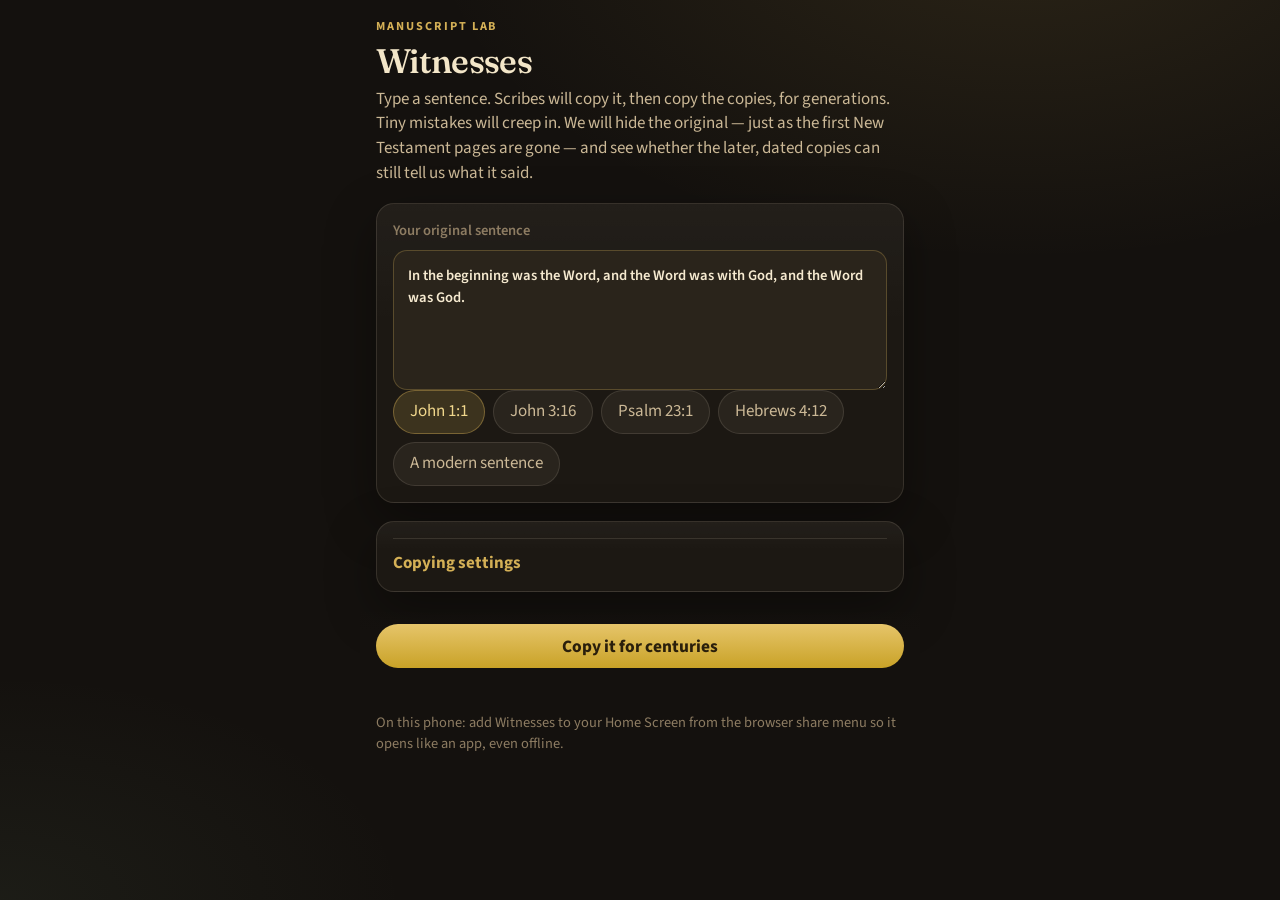
<file: index.html>
<!DOCTYPE html>
<html lang="en">
  <head>
    <meta charset="utf-8" />
    <meta name="viewport" content="width=device-width, initial-scale=1, viewport-fit=cover" />
    <meta name="theme-color" content="#14110e" />
    <meta name="mobile-web-app-capable" content="yes" />
    <meta name="apple-mobile-web-app-capable" content="yes" />
    <meta name="apple-mobile-web-app-status-bar-style" content="black-translucent" />
    <meta
      name="description"
      content="Type a sentence, watch generations of scribes copy it with tiny errors, hide the earliest copies, and try to recover the original — a phone lab for biblical textual reliability."
    />
    <title>Witnesses — recover the original text</title>
    <link rel="manifest" href="./manifest.webmanifest" />
    <link rel="icon" href="./icons/icon.svg" type="image/svg+xml" />
    <link rel="apple-touch-icon" href="./icons/apple-touch-icon.png" />
    <link rel="preconnect" href="https://fonts.googleapis.com" />
    <link rel="preconnect" href="https://fonts.gstatic.com" crossorigin />
    <link
      href="https://fonts.googleapis.com/css2?family=Fraunces:opsz,wght@9..144,500;9..144,620&family=Source+Sans+3:wght@400;600;700&display=swap"
      rel="stylesheet"
    />
    <link rel="stylesheet" href="./styles.css" />
  </head>
  <body>
    <main>
      <section class="screen active" data-screen="compose">
        <header class="masthead">
          <p class="kicker">Manuscript lab</p>
          <h1>Witnesses</h1>
          <p class="lede">
            Type a sentence. Scribes will copy it, then copy the copies, for generations. Tiny
            mistakes will creep in. We will hide the original — just as the first New Testament
            pages are gone — and see whether the later, dated copies can still tell us what it said.
          </p>
        </header>

        <div class="panel">
          <label class="field">
            Your original sentence
            <textarea id="original" maxlength="280" placeholder="Write one sentence…"></textarea>
          </label>
          <div id="samples" class="chips" aria-label="Sample sentences"></div>
        </div>

        <div class="panel">
          <details class="more">
            <summary>Copying settings</summary>
            <div class="settings" style="margin-top: 14px">
              <label>
                Generations
                <select id="generations">
                  <option value="5">5</option>
                  <option value="6" selected>6</option>
                  <option value="7">7</option>
                </select>
              </label>
              <label>
                Hide first
                <select id="hideGenerations">
                  <option value="1">1 generation</option>
                  <option value="2" selected>2 generations</option>
                </select>
              </label>
              <label>
                Scribes
                <select id="care">
                  <option value="careful" selected>Careful</option>
                  <option value="typical">Typical</option>
                  <option value="sloppy">Sloppy</option>
                </select>
              </label>
              <label>
                First year
                <input id="startYear" type="number" value="60" min="-900" max="1800" />
              </label>
            </div>
          </details>
        </div>

        <div class="sticky-actions">
          <button id="copyBtn" class="primary" type="button">Copy it for centuries</button>
        </div>
        <p class="install-tip">
          On this phone: add Witnesses to your Home Screen from the browser share menu so it opens
          like an app, even offline.
        </p>
      </section>

      <section class="screen" data-screen="copying">
        <header class="masthead">
          <p class="kicker">Transmission</p>
          <h1 id="copyStatus">Scribes are copying…</h1>
          <p class="lede">Each generation is dated. Errors stay small and are not all the same.</p>
        </header>
        <div id="copyStats" class="stat-grid"></div>
        <div id="copyLog" class="log" aria-live="polite"></div>
        <button id="skipCopyBtn" class="secondary" type="button">Skip to the survivors</button>
      </section>

      <section class="screen" data-screen="study">
        <header class="masthead">
          <p class="kicker">Surviving witnesses</p>
          <h2>Piece the original back together</h2>
        </header>
        <div id="hiddenNote" class="hidden-note"></div>
        <div id="studyStats" class="stat-grid"></div>
        <p class="hint">Rust-colored words differ from the working reconstruction.</p>
        <div id="tabs" class="tabs">
          <button class="tab active" data-tab="witnesses" type="button">Copies</button>
          <button class="tab" data-tab="readings" type="button">Variants</button>
          <button class="tab" data-tab="tree" type="button">Evolution</button>
          <button class="tab" data-tab="reconstruct" type="button">Reconstruct</button>
        </div>
        <div id="panel-witnesses" class="panel"></div>
        <div id="panel-readings" class="panel" hidden></div>
        <div id="panel-tree" class="panel" hidden></div>
        <div id="panel-reconstruct" class="panel" hidden>
          <p class="hint">Tap a reading for each word, or type the sentence you think was first.</p>
          <div id="assembler" class="assemble"></div>
          <label class="field" style="margin-top: 14px">
            Your reconstruction
            <textarea id="guess" maxlength="320" placeholder="What did the original say?"></textarea>
          </label>
          <div class="row">
            <button id="useScholar" class="ghost" type="button">Use dated majority</button>
            <button id="useMajority" class="ghost" type="button">Use most copies</button>
          </div>
        </div>
        <div class="sticky-actions">
          <div id="selectedWitness" hidden></div>
          <button id="revealBtn" class="primary" type="button">Reveal the original</button>
          <button id="backToCompose" class="ghost" type="button">Start over</button>
        </div>
      </section>

      <section class="screen" data-screen="reveal">
        <header class="masthead">
          <p class="kicker">Autograph revealed</p>
          <h1>How close did we get?</h1>
        </header>
        <div id="revealBody"></div>
        <div class="sticky-actions">
          <button id="againBtn" class="primary" type="button">Try another sentence</button>
          <button id="shareBtn" class="secondary" type="button">Share</button>
        </div>
        <p class="footer-note">A teaching toy, not a critical edition of any biblical book.</p>
      </section>
    </main>
    <script type="module" src="./js/app.js"></script>
  </body>
</html>
</file>
<file: styles.css>
:root {
  --bg: #14110e;
  --bg-2: #1c1813;
  --ink: #f3e6c8;
  --ink-dim: #cbb896;
  --muted: #8d7c62;
  --gold: #d4b056;
  --gold-2: #f0d78c;
  --parchment: #f6ead0;
  --parchment-ink: #2a2116;
  --rust: #c46a4a;
  --sage: #7ea07a;
  --line: rgba(243, 230, 200, 0.12);
  --shadow: 0 18px 50px rgba(0, 0, 0, 0.35);
  --radius: 18px;
  --safe-top: env(safe-area-inset-top, 0px);
  --safe-bottom: env(safe-area-inset-bottom, 0px);
  color-scheme: dark;
}

* {
  box-sizing: border-box;
}

html,
body {
  margin: 0;
  min-height: 100%;
  background:
    radial-gradient(1200px 700px at 80% -10%, rgba(212, 176, 86, 0.12), transparent 50%),
    radial-gradient(900px 500px at 0% 100%, rgba(126, 160, 122, 0.08), transparent 45%),
    var(--bg);
  color: var(--ink);
  font-family: "Source Sans 3", "Segoe UI", system-ui, sans-serif;
  font-size: 17px;
  line-height: 1.45;
}

body {
  min-height: 100dvh;
}

button,
textarea,
input {
  font: inherit;
}

button {
  color: inherit;
}

.screen {
  display: none;
  min-height: 100dvh;
  padding: calc(18px + var(--safe-top)) 16px calc(28px + var(--safe-bottom));
}

.screen.active {
  display: flex;
  flex-direction: column;
  gap: 18px;
}

.masthead {
  display: flex;
  flex-direction: column;
  gap: 6px;
}

.kicker {
  margin: 0;
  color: var(--gold);
  letter-spacing: 0.16em;
  text-transform: uppercase;
  font-size: 0.72rem;
  font-weight: 700;
}

h1,
h2,
h3 {
  font-family: "Fraunces", Georgia, serif;
  font-weight: 560;
  letter-spacing: -0.02em;
  margin: 0;
}

h1 {
  font-size: 2rem;
  line-height: 1.15;
}

h2 {
  font-size: 1.45rem;
}

.lede {
  margin: 0;
  color: var(--ink-dim);
}

.panel {
  background: linear-gradient(180deg, rgba(255, 255, 255, 0.03), transparent 40%), var(--bg-2);
  border: 1px solid var(--line);
  border-radius: var(--radius);
  padding: 16px;
  box-shadow: var(--shadow);
}

label.field {
  display: flex;
  flex-direction: column;
  gap: 8px;
  font-size: 0.86rem;
  color: var(--muted);
  font-weight: 600;
}

textarea#original {
  width: 100%;
  min-height: 140px;
  resize: vertical;
  border: 1px solid rgba(212, 176, 86, 0.28);
  border-radius: 14px;
  background: #2a241b;
  color: var(--parchment);
  padding: 14px;
  line-height: 1.5;
}

.chips {
  display: flex;
  flex-wrap: wrap;
  gap: 8px;
}

.chip,
.tab,
.ghost,
.primary,
.secondary {
  border: 0;
  border-radius: 999px;
  min-height: 44px;
  padding: 0 16px;
  cursor: pointer;
}

.chip,
.tab,
.ghost,
.secondary {
  background: rgba(243, 230, 200, 0.06);
  border: 1px solid var(--line);
  color: var(--ink-dim);
}

.chip.active,
.tab.active {
  background: rgba(212, 176, 86, 0.18);
  color: var(--gold-2);
  border-color: rgba(212, 176, 86, 0.4);
}

.primary {
  background: linear-gradient(180deg, #e6c56a, #c9a227);
  color: #2a1f0b;
  font-weight: 750;
  width: 100%;
  font-size: 1.02rem;
}

.primary:disabled,
.secondary:disabled,
.ghost:disabled {
  opacity: 0.45;
}

.secondary,
.ghost {
  width: 100%;
}

.row {
  display: flex;
  gap: 10px;
}

.row > * {
  flex: 1;
}

.settings {
  display: grid;
  grid-template-columns: 1fr 1fr;
  gap: 12px;
}

.settings label {
  display: flex;
  flex-direction: column;
  gap: 6px;
  font-size: 0.78rem;
  color: var(--muted);
  font-weight: 700;
  letter-spacing: 0.04em;
  text-transform: uppercase;
}

select,
input[type="number"] {
  min-height: 44px;
  border-radius: 12px;
  border: 1px solid var(--line);
  background: #2a241b;
  color: var(--ink);
  padding: 0 12px;
}

details.more {
  border-top: 1px solid var(--line);
  padding-top: 12px;
}

details.more summary {
  cursor: pointer;
  color: var(--gold);
  font-weight: 700;
  list-style: none;
}

details.more summary::-webkit-details-marker {
  display: none;
}

.stat-grid {
  display: grid;
  grid-template-columns: repeat(2, 1fr);
  gap: 10px;
}

.stat {
  padding: 12px;
  border-radius: 14px;
  background: rgba(243, 230, 200, 0.04);
  border: 1px solid var(--line);
}

.stat b {
  display: block;
  font-family: "Fraunces", Georgia, serif;
  font-size: 1.35rem;
}

.stat span {
  color: var(--muted);
  font-size: 0.78rem;
}

.log {
  display: flex;
  flex-direction: column;
  gap: 8px;
  max-height: 42vh;
  overflow: auto;
  -webkit-overflow-scrolling: touch;
}

.log-item {
  display: flex;
  flex-direction: column;
  gap: 2px;
  padding: 10px 12px;
  border-radius: 12px;
  background: rgba(0, 0, 0, 0.18);
  border: 1px solid var(--line);
}

.log-item small {
  color: var(--gold);
  font-weight: 700;
  letter-spacing: 0.04em;
}

.log-item .err {
  color: var(--rust);
}

.tabs {
  display: flex;
  gap: 8px;
  overflow: auto;
  padding-bottom: 2px;
}

.tab {
  flex: 0 0 auto;
}

.ms-list,
.reading-list {
  display: flex;
  flex-direction: column;
  gap: 10px;
}

.gen-block {
  display: flex;
  flex-direction: column;
  gap: 8px;
}

.gen-head {
  display: flex;
  justify-content: space-between;
  align-items: baseline;
  gap: 8px;
  color: var(--ink-dim);
  font-size: 0.86rem;
}

.ms-card,
.reading-card {
  background: var(--parchment);
  color: var(--parchment-ink);
  border-radius: 16px;
  padding: 14px;
  box-shadow: 0 8px 24px rgba(0, 0, 0, 0.22);
}

.ms-meta,
.reading-meta {
  display: flex;
  justify-content: space-between;
  gap: 8px;
  font-size: 0.78rem;
  color: #6d5b3d;
  font-weight: 700;
  letter-spacing: 0.03em;
  text-transform: uppercase;
}

.ms-text,
.reading-text,
.guess-preview {
  font-family: "Fraunces", Georgia, serif;
  font-size: 1.05rem;
  line-height: 1.5;
  margin-top: 8px;
}

.word.same {
  color: #2a2116;
}

.word.diff {
  color: #9a3b24;
  text-decoration: underline;
  text-decoration-thickness: 2px;
  text-underline-offset: 3px;
}

.word.missing {
  color: #9a3b24;
  opacity: 0.7;
}

.evo-toolbar {
  display: flex;
  gap: 8px;
  margin: 10px 0 12px;
}

.evo-tool {
  width: auto;
  min-width: 44px;
  padding: 0 14px;
}

.evo-viewport {
  overflow: hidden;
  border-radius: 14px;
  background: #100e0b;
  border: 1px solid var(--line);
}

.evo-scroll {
  overflow: auto;
  max-height: min(68vh, 560px);
  -webkit-overflow-scrolling: touch;
  touch-action: pan-x pan-y;
}

.evo-svg {
  display: block;
  height: auto;
  min-height: 420px;
}

.evo-year {
  fill: #cbb896;
  font-size: 12px;
  font-family: "Source Sans 3", "Segoe UI", sans-serif;
  font-weight: 700;
}

.evo-branch {
  fill: none;
  stroke-width: 1.4;
  opacity: 0.72;
}

.evo-branch.lost {
  stroke-dasharray: 3 3;
  opacity: 0.35;
}

.evo-branch.on {
  fill: none;
  stroke: #f0d78c;
  stroke-width: 2.6;
  opacity: 0.95;
}

.evo-hit {
  fill: transparent;
}

.evo-dot {
  stroke: #14110e;
  stroke-width: 1;
}

.evo-node.lost .evo-dot {
  opacity: 0.32;
  stroke-dasharray: 2 2;
}

.evo-node.selected .evo-dot {
  stroke: #f0d78c;
  stroke-width: 3;
}

.evo-node.lineage .evo-dot {
  filter: brightness(1.15);
}

.evo-root-label {
  fill: #cbb896;
  font-size: 11px;
  font-family: "Source Sans 3", "Segoe UI", sans-serif;
  font-weight: 700;
}

.lost-card {
  background: #d8c7a8;
}

.hint {
  color: var(--muted);
  font-size: 0.88rem;
}

.assemble {
  display: flex;
  flex-wrap: wrap;
  gap: 8px;
}

.word-pick {
  display: flex;
  flex-direction: column;
  gap: 6px;
  min-width: 72px;
}

.word-pick button {
  min-height: 40px;
  border-radius: 10px;
  border: 1px solid #d8c49a;
  background: #fff8e8;
  color: var(--parchment-ink);
  padding: 0 10px;
}

.word-pick button.active {
  background: #2a2116;
  color: var(--parchment);
  border-color: #2a2116;
}

.word-pick em {
  font-style: normal;
  color: #7a6848;
  font-size: 0.72rem;
  text-align: center;
}

.sticky-actions {
  display: flex;
  flex-direction: column;
  gap: 10px;
  position: sticky;
  bottom: 0;
  z-index: 8;
  margin: 0 -16px;
  padding: 14px 16px calc(12px + var(--safe-bottom));
  background: linear-gradient(180deg, rgba(20, 17, 14, 0), var(--bg) 20px, var(--bg));
}

#selectedWitness .ms-card {
  max-height: 30vh;
  overflow: auto;
  -webkit-overflow-scrolling: touch;
}

.hidden-note {
  padding: 12px 14px;
  border-radius: 14px;
  background: rgba(196, 106, 74, 0.12);
  border: 1px solid rgba(196, 106, 74, 0.28);
  color: #f0c7b6;
}

.score {
  font-size: 3rem;
  font-family: "Fraunces", Georgia, serif;
  color: var(--gold-2);
  line-height: 1;
}

.compare {
  display: flex;
  flex-direction: column;
  gap: 10px;
}

.compare .ms-card {
  margin: 0;
}

.lesson p {
  color: var(--ink-dim);
  margin: 0 0 10px;
}

.lesson p:last-child {
  margin-bottom: 0;
}

.install-tip {
  color: var(--muted);
  font-size: 0.85rem;
}

.footer-note {
  color: var(--muted);
  font-size: 0.78rem;
  text-align: center;
}

.pulse {
  animation: pulse 1.1s ease-in-out infinite;
}

@keyframes pulse {
  50% {
    opacity: 0.55;
  }
}

@media (prefers-reduced-motion: reduce) {
  .pulse {
    animation: none;
  }
}

@media (min-width: 720px) {
  .screen {
    max-width: 560px;
    margin: 0 auto;
  }
}
</file>
